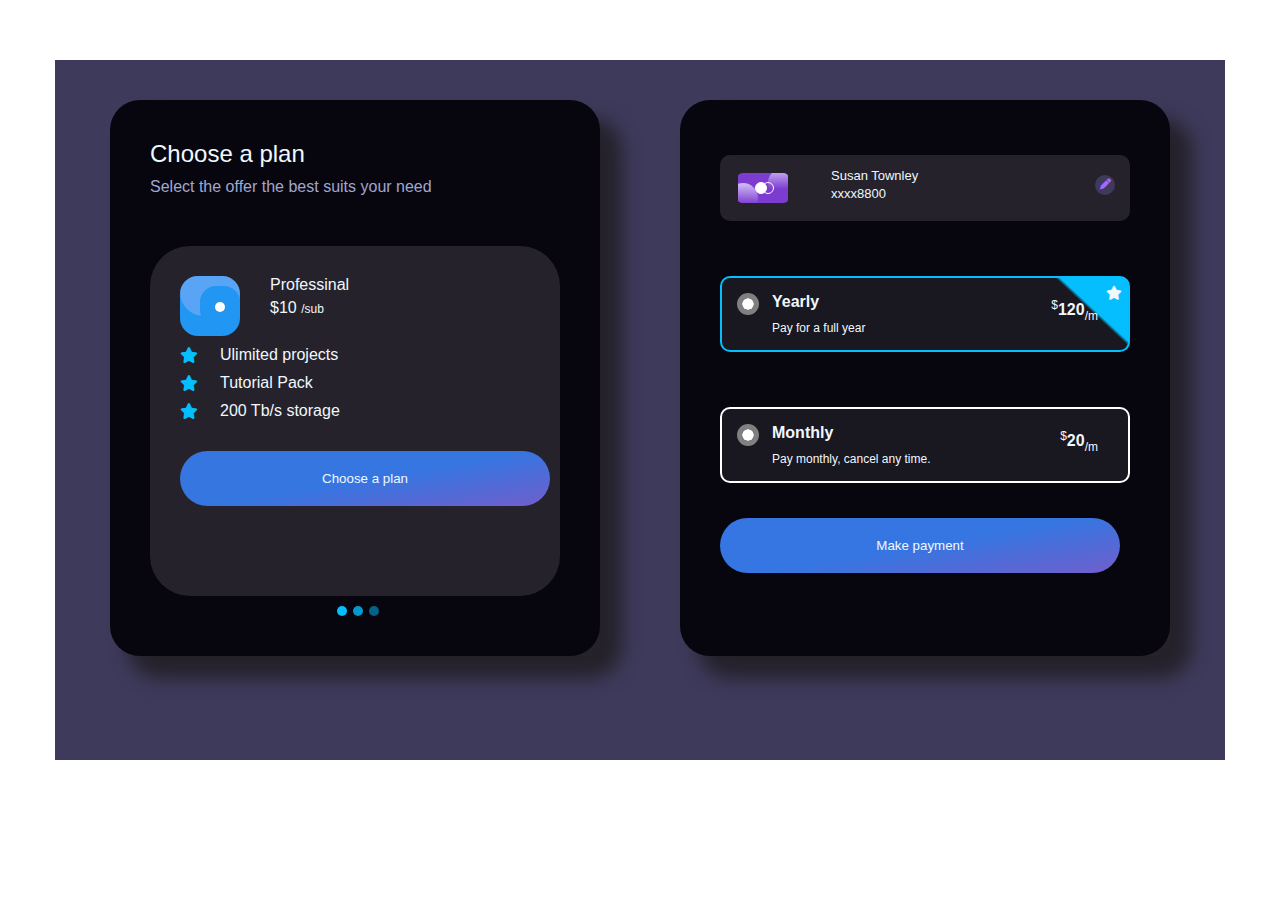
<file: index.html>
<!DOCTYPE html>
<html lang="en">
<head>
    <meta charset="UTF-8">
    <meta http-equiv="X-UA-Compatible" content="IE=edge">
    <meta name="viewport" content="width=device-width, initial-scale=1.0">
    <link rel="stylesheet" href="css/main.css">
    <link rel="stylesheet" href="css/all.min.css">
    <title>Challnge</title>
</head>
<body>
  <div class="container">
      <div class="left">
          <div class="head_left">
            <h2>Choose a plan</h2>
            <p>Select the offer the best suits your need </p>
          </div>
          <form action="">
            <div class="body_left">
                <div class="icon"></div>
                <div class="ttl">Professinal</div>
                <div class="price">$10 <span>/sub</span> </div>
                <ul class="descripe">                  
                    <i class="fa-solid fa-star"></i>
                    <li>Ulimited projects</li>
                    <i class="fa-solid fa-star"></i>
                    <li>Tutorial Pack</li>    
                    <i class="fa-solid fa-star"></i>                                
                    <li>200 Tb/s storage</li>
                </ul>
                <input class="btn" type="button" value="Choose a plan">
            </div>
          </form>
          <div class="load">
              <div></div>
              <div></div>
              <div></div>
          </div>
      </div>
      <div class="right">
            <div class="head_right">
                <div class="icon2">
                    <div></div>
                    <div></div>
                </div>
                <div class="icon_right">
                    <i class="fa-solid fa-pen"></i>
                </div>
                <div class="f1">Susan Townley</div>
                <div class="f2">xxxx8800</div>
            </div>
            <div class="body_right">
                <div class="bd1">
                    <i class="fa-solid fa-star"></i>
                    <div>Yearly</div>
                    <div>Pay for a full year</div>
                    <div class="price"> <sup>$</sup>120<sub>/m</sub> </div>
                </div>
                <div class="bd2">
                    <div>Monthly</div>
                    <div>Pay monthly, cancel any time.</div>
                    <div class="price"> <sup>$</sup>20<sub>/m</sub> </div>                
                </div>
                <input class="btn" type="button"  value="Make payment">
            </div>
      </div>
  </div>
</body>
</html>
</file>
<file: css/main.css>
* {
    -webkit-box-sizing: border-box;
    -moz-box-sizing: border-box;
    box-sizing: border-box;
    font-family: 'Segoe UI', Tahoma, Geneva, Verdana, sans-serif;
    /* font-family: Cambria, Cochin, Georgia, Times, 'Times New Roman', serif;  */
    padding: 0;
    margin: 0;
    color: aliceblue;
  }
  .container{
    padding-left: 15px;
    padding-right: 15px;
    margin-left: auto;
    margin-right: auto;
    background-color: #3E3A5B;
    max-width: 200vw;
    height: fit-content;
    position: relative;
    margin-top: 60px;
    margin-bottom: 60px;
    margin-left: auto;
    margin-right: auto;
    display: grid;
    grid-template-columns: repeat(2,1fr);
    overflow: hidden;
  }
  /* mobile */
  @media (min-width: 767px) , (max-width : 894px) {
    .container{
        display: grid;
        grid-template-columns: repeat(1,1fr);
        grid-template-rows: repeat(2,1fr);
        height: fit-content;
    }
}
  /* Portrait tablets and small desktops */
@media (min-width: 895px) {
    .container{
        display: grid;
        grid-template-columns: repeat(2,1fr);
        /* max-height: 80vh; */
        height: 700px;
    }
}
/* Landscape tablets and medium desktops */
@media (min-width: 992px) {
    .container{
        width: 990px;
        display: grid;
        grid-template-columns: repeat(2,1fr);
        margin-left: auto;
        margin-right: auto;
        height: 700px;
    }
}
/* Large desktops and laptops */
@media (min-width: 1200px) {
    .container{
        width: 1170px;
        height: 700px;
    }
}
  .left{
    box-shadow: 20px 20px 18px 2px #25222b;
    background-color: #07060E;
      padding: 40px;
      margin: 40px;
      border-radius: 30px;
      -webkit-border-radius: 30px;
      -moz-border-radius: 30px;
      -ms-border-radius: 30px;
      -o-border-radius: 30px;
      position: relative;
}
  .right{
    box-shadow: 20px 20px 18px 2px #25222b;
      background-color: #07060E;
      padding: 40px;
      margin: 40px;
      border-radius: 30px;
      -webkit-border-radius: 30px;
      -moz-border-radius: 30px;
      -ms-border-radius: 30px;
      -o-border-radius: 30px;
}
.head_left h2{
    font-weight: 500;
    margin-bottom: 10px;
}
.head_left p{
    color: #A1A6CE;
    font-weight: 100;
    font-size: 16px;
    margin-bottom: 20px;
}
.container .left .body_left{
    height: 350px;
    margin-top: 50px;
    padding-left: 30px;
    padding-top: 30px;
    background-color: #25222B;
    position: relative;
    border-radius: 40px;
    -webkit-border-radius: 40px;
    -moz-border-radius: 40px;
    -ms-border-radius: 40px;
    -o-border-radius: 40px;
}
.container .left .body_left .icon{
    position: relative;
    background-color: #2196f3;
    width: 60px;
    height: 60px;
    border-radius: 30%;
    overflow: hidden;
    -webkit-border-radius: 30%;
    -moz-border-radius: 30%;
    -ms-border-radius: 30%;
    -o-border-radius: 30%;
}
.container .left .body_left .icon::before{
    content: '';
    position: absolute;
    width: 3.75rem;
    height: 3.75rem;
    border-radius: 40%;
    top: -20px;
    background: linear-gradient(45deg, #7dadf69c 80%, #04befe 20%);
    -webkit-border-radius: 40%;
    -moz-border-radius: 40%;
    -ms-border-radius: 40%;
    -o-border-radius: 40%;
}
.container .left .body_left .icon::after{
    content: '';
    position: absolute;
    width: 2.5rem;
    height: 2.5rem;
    border-radius: 40%;
    background-color: #2196f3;
    left: 20px;
    top: 10px;
}
.container .left .body_left .ttl::before{
    content: '';
    position: absolute;
    width: 10px;
    height: 10px;
    border-radius: 50%;
    background-color: white;
    left: 65px;
    top: 56px;
    -webkit-border-radius: 50%;
    -moz-border-radius: 50%;
    -ms-border-radius: 50%;
    -o-border-radius: 50%;
}
.container .left .body_left .ttl{
    margin-top: -60px;
    margin-left: 90px;
}
.container .left .body_left .price{
    margin-top: 5px;
    margin-left: 90px;
    margin-bottom: 30px;
}
.container .left .body_left .price span{
    font-size: 12px;
}
.container .left .body_left
.container .left .body_left ul{
    position: relative;
    padding-top: 10px;
}
.body_left .descripe li{
    list-style: none;
    font-weight: 100;
    margin-left: 40px;
    margin-top: -30px;
    display: flex;
    flex-direction: column; 
    line-height: 40px;
    font-size: 16px;
}
.body_left .descripe i{   
    color: #04befe;
    font-size: 16px;
}
.btn{
    display: block;
    cursor: pointer;
    background-color: #04befe;
    text-align: center;
    width: calc(100% - 10px);
    margin-top: 20px;
    padding: 20px;
    border-radius: 40px;
    -webkit-border-radius: 40px;
    -moz-border-radius: 40px;
    -ms-border-radius: 40px;
    -o-border-radius: 40px;
    border: none;
    outline: none;
    background-image: linear-gradient( 170deg,#445fd8c2 50% ,#445fd8c2 50% , #705fcc 100%);
}
.btn:hover{
    background-color: #25222b;
    border: 1px solid #04befe;
    color: #f3f3f3;
    background-image: none;
    background-image: linear-gradient(30deg , #04befe, transparent);
}
.left .load{
    position: relative;
    display: flex;
    flex-direction: row;
    flex-wrap: wrap;
    justify-content: center;
    align-items: center;
    margin-top: 10px;
}
.left .load div{
    width: 10px;
    height: 10px;
    margin-left: 6px;
    background-color: #04befe;
    border-radius: 50%;
    -webkit-border-radius: 50%;
    -moz-border-radius: 50%;
    -ms-border-radius: 50%;
    -o-border-radius: 50%;
}
.left .load div:last-child{
    opacity: 0.5;
}
.left .load div:nth-child(2){
    opacity: 0.8;
}
.container .right .head_right{
    background-color: #25222B;
    margin: 15px auto;
    padding: 18px;
    font-size: 16px;
    position: relative;
    border-radius: 10px;
    -webkit-border-radius: 10px;
    -moz-border-radius: 10px;
    -ms-border-radius: 10px;
    -o-border-radius: 10px;
}
.container .right .head_right .icon_right{
    position: absolute;
    right: 15px;
    top: 20px;
    font-size: 11px;
    background-color: #3E3A5B;
    width: 20px;
    height: 20px;
    border-radius: 50%;
    -webkit-border-radius: 50%;
    -moz-border-radius: 50%;
    -ms-border-radius: 50%;
    -o-border-radius: 50%;
}
.container .right .head_right .icon_right i{
    color: #A966FF;
    position: absolute;
    top: 40%;
    left: 50%;
    transform: translate(-50% , -50%);
    -webkit-transform: translate(-50% , -50%);
    -moz-transform: translate(-50% , -50%);
    -ms-transform: translate(-50% , -50%);
    -o-transform: translate(-50% , -50%);
}
.container .right .head_right .f1 , .f2{
    margin-left: 70px;
    font-size: 13px;
    position: absolute;
    top: 20%;
    left: 10%;
}
.container .right .head_right .f2{
    top: 40%;
    line-height: 25px;
}
.container .right .head_right .icon2{
    position: relative;
    background-color: #7c3ccf;
    width: 50px;
    height: 30px;
    border-radius: 10%;
    overflow: hidden;
    -webkit-border-radius: 10%;
    -moz-border-radius: 10%;
    -ms-border-radius: 10%;
    -o-border-radius: 10%;
    -webkit-border-radius: 10%;
}
.container .right .head_right .icon2::before{
    content: '';
    position: absolute;
    width: 30px;
    height: 30px;
    background: linear-gradient(1deg, #7c3ccf 30% , #7c3ccf 30% , #d6bef7 100%);
    border-radius: 50%;
    top: 10px;
    left: -10px;
    border: none;
    outline: none;
    -webkit-border-radius: 50%;
    -moz-border-radius: 50%;
    -ms-border-radius: 50%;
    -o-border-radius: 50%;
}
.container .right .head_right .icon2::after{
    content: '';
    position: absolute;
    width: 30px;
    height: 30px;
    background: linear-gradient(-1deg, #7c3ccf 30% , #7c3ccf 30% , #d6bef7 100%);
    border-radius: 50%;
    top: -5px;
    left: 30px;
    border: none;
    outline: none;
    -webkit-border-radius: 50%;
    -moz-border-radius: 50%;
    -ms-border-radius: 50%;
    -o-border-radius: 50%;
}
.container .right .head_right .icon2 div{
    position: absolute;
    width: 12px;
    height: 12px;
    border-radius: 50%;
    border: 1px solid white;
    left: 60%;
    top: 50%;
    z-index: 1;
    transform: translate(-50% , -50%);
    -webkit-border-radius: 50%;
    -moz-border-radius: 50%;
    -ms-border-radius: 50%;
    -o-border-radius: 50%;
    -webkit-transform: translate(-50% , -50%);
    -moz-transform: translate(-50% , -50%);
    -ms-transform: translate(-50% , -50%);
    -o-transform: translate(-50% , -50%);
}
.container .right .head_right .icon2 div:last-child{
    background-color: white;
    left: 45%;
}
.container .right .body_right{
    position: relative;
    display: grid;
    grid-template-rows: repeat(auto-fill , maxmin(3 , 1fr));
    gap: 15px;
}
.container .right .body_right .bd1{
    margin-top: 40px;
    max-width: 100%;
    position: relative;
    border: 2px solid #04befe;
    border-radius: 10px;
    -webkit-border-radius: 10px;
    -moz-border-radius: 10px;
    -ms-border-radius: 10px;
    -o-border-radius: 10px;
    padding: 15px;
    padding-left: 50px;
    background-color: #25222b9c;
    background-image: linear-gradient(-137deg , #04befe ,#04befe 14%, transparent 15%)
    /* background-image: linear-gradient(30deg , #04befe, transparent); */
}
.container .right .body_right .bd1 i{
    position: absolute;
    top: 8px;
    right: 6px;
    font-size: 14px;
    font-weight: 700;
}
.container .right .body_right .bd1 div:nth-child(2){
    font-size: 16px;
    font-weight: 600;
}
.container .right .body_right .bd1 div:nth-child(2)::before{
    content: "";
    width: 12px;
    height: 12px;
    background-color: white;
    position: absolute;
    left: 20px;
    top: 20px;
    outline: 5px solid gray;
    border-radius: 50%;
    -webkit-border-radius: 50%;
    -moz-border-radius: 50%;
    -ms-border-radius: 50%;
    -o-border-radius: 50%;
}
.container .right .body_right .bd1 div:nth-child(3){
    font-size: 12px;
    font-weight: 100;
    margin-top: 10px;
}
.container .right .price{
    font-size: 16px;
    font-weight: bold;
    position: absolute;
    right: 30px;
    top: 20px;
}
.container .right .price sub,sup{
    font-size: 12px;
    font-weight: 100; 
}
.container .right .body_right .bd2{
    margin-top: 40px;
    max-width: 100%;
    position: relative;
    border: 2px solid white;
    border-radius: 10px;
    -webkit-border-radius: 10px;
    -moz-border-radius: 10px;
    -ms-border-radius: 10px;
    -o-border-radius: 10px;
    padding: 15px;
    padding-left: 50px;
    background-color: #25222b9c;
    /* background-image: linear-gradient(-137deg , #04befe ,#04befe 14%, transparent 15%) */
    /* background-image: linear-gradient(30deg , #04befe, transparent); */
}
.container .right .body_right .bd2 div:nth-child(1){
    font-size: 16px;
    font-weight: 600;
}
.container .right .body_right .bd2 div:nth-child(1)::before{
    content: "";
    width: 12px;
    height: 12px;
    background-color: white;
    position: absolute;
    left: 20px;
    top: 20px;
    outline: 5px solid gray;
    border-radius: 50%;
    -webkit-border-radius: 50%;
    -moz-border-radius: 50%;
    -ms-border-radius: 50%;
    -o-border-radius: 50%;
}
.container .right .body_right .bd2 div:nth-child(2){
    font-size: 12px;
    font-weight: 100;
    margin-top: 10px;
}
</file>
